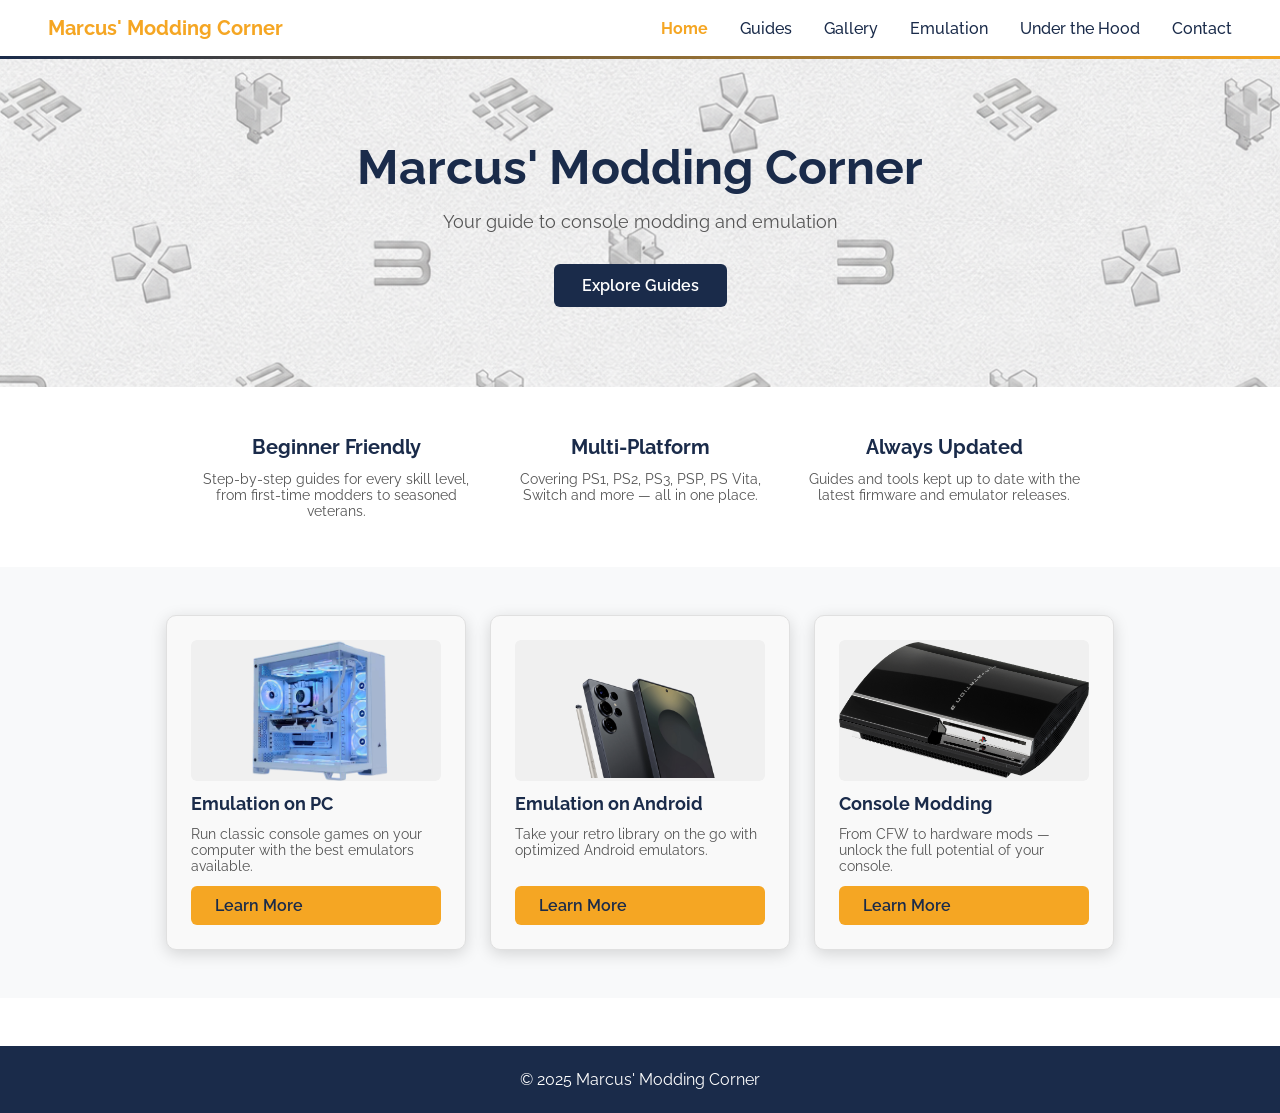
<file: index.html>
<!DOCTYPE html>
<html lang="en">
<head>
    <meta charset="UTF-8">
    <meta name="viewport" content="width=device-width, initial-scale=1.0">
    <title>Marcus' Modding Corner</title>
    <link rel="preconnect" href="https://fonts.googleapis.com">
    <link rel="preconnect" href="https://fonts.gstatic.com" crossorigin>
    <link href="https://fonts.googleapis.com/css2?family=Raleway:ital,wght@0,100..900;1,100..900&display=swap" rel="stylesheet">
    <link rel="stylesheet" href="style.css">
    <script src="JavaScript/burger.js"></script>
</head>
<body>

<header>
<nav>
    <div class="burger" onclick="toggleMenu()">
        <span></span>
        <span></span>
        <span></span>
    </div>
    <a href="index.html" class="logo">Marcus' Modding Corner</a>
    <ul>
        <li><a href="index.html" class="nav-link active">Home</a></li>
        <li><a href="guides.html" class="nav-link">Guides</a></li>
        <li><a href="gallery.html" class="nav-link">Gallery</a></li>
        <li><a href="emulation.html" class="nav-link">Emulation</a></li>
        <li><a href="underthehood.html" class="nav-link">Under the Hood</a></li>
        <li><a href="contact.html" class="nav-link">Contact</a></li>
    </ul>
</nav>
</header>

<main>
<!--Basically Skeleton for everything, All I gotta do is copy and paste it everywhere iirc -->
<!--TODO: Everything -->

<section class="hero">
    <h1>Marcus' Modding Corner</h1>
    <p>Your guide to console modding and emulation</p>
    <a href="guides.html" class="button">Explore Guides</a>
</section>

<section class="features">
    <div class="feature">
        <h3>Beginner Friendly</h3>
        <p>Step-by-step guides for every skill level, from first-time modders to seasoned veterans.</p>
    </div>
    <div class="feature">
        <h3>Multi-Platform</h3>
        <p>Covering PS1, PS2, PS3, PSP, PS Vita, Switch and more — all in one place.</p>
    </div>
    <div class="feature">
        <h3>Always Updated</h3>
        <p>Guides and tools kept up to date with the latest firmware and emulator releases.</p>
    </div>
</section>

<section class="cards section-alt">
    <div class="card">
        <img src="images/pc.png" alt="Emulation on PC">
        <h3>Emulation on PC</h3>
        <p>Run classic console games on your computer with the best emulators available.</p>
        <a href="emulation.html" class="button-gold">Learn More</a>
    </div>
    <div class="card">
        <img src="images/android.png" alt="Emulation on Android">
        <h3>Emulation on Android</h3>
        <p>Take your retro library on the go with optimized Android emulators.</p>
        <a href="emulation.html" class="button-gold">Learn More</a>
    </div>
    <div class="card">
        <img src="images/modding.png" alt="Console Modding">
        <h3>Console Modding</h3>
        <p>From CFW to hardware mods — unlock the full potential of your console.</p>
        <a href="guides.html" class="button-gold">Learn More</a>
    </div>
</section>
</main>

<footer>
    <p>© 2025 Marcus' Modding Corner</p>
</footer>

</body>
</html>
</file>
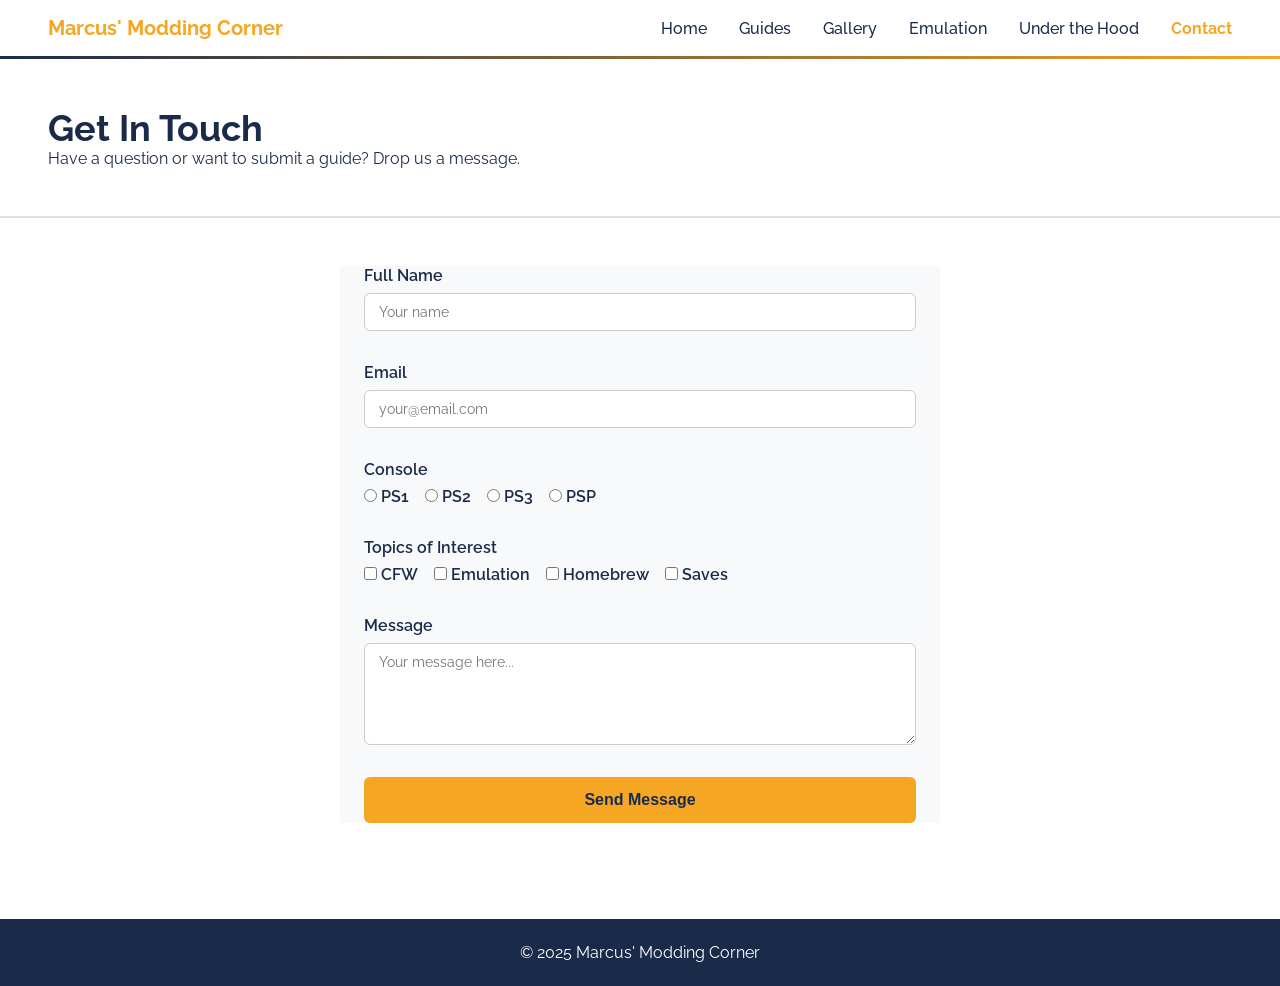
<file: contact.html>
<!DOCTYPE html>
<html lang="en">
<head>
    <meta charset="UTF-8">
    <meta name="viewport" content="width=device-width, initial-scale=1.0">
    <title>Marcus' Modding Corner</title>
    <link rel="preconnect" href="https://fonts.googleapis.com">
    <link rel="preconnect" href="https://fonts.gstatic.com" crossorigin>
    <link href="https://fonts.googleapis.com/css2?family=Raleway:ital,wght@0,100..900;1,100..900&display=swap" rel="stylesheet">
    <link rel="stylesheet" href="style.css">
    <script src="JavaScript/validation.js"></script>
    <script src="JavaScript/burger.js"></script>
</head>
<body>

<header>
<nav>
    <div class="burger" onclick="toggleMenu()">
        <span></span>
        <span></span>
        <span></span>
    </div>
    <a href="index.html" class="logo">Marcus' Modding Corner</a>
    <ul>
        <li><a href="index.html" class="nav-link">Home</a></li>
        <li><a href="guides.html" class="nav-link">Guides</a></li>
        <li><a href="gallery.html" class="nav-link">Gallery</a></li>
        <li><a href="emulation.html" class="nav-link">Emulation</a></li>
        <li><a href="underthehood.html" class="nav-link">Under the Hood</a></li>
        <li><a href="contact.html" class="nav-link active">Contact</a></li>
    </ul>
</nav>
</header>
<main>
<section class="page-header">
    <h1>Get In Touch</h1>
    <p>Have a question or want to submit a guide? Drop us a message.</p>
</section>

<section class="contact-form section-alt">
    <form id="contactForm" onsubmit="return validateForm()">
        <div class="form-group">
            <label for="name">Full Name</label>
            <input type="text" id="name" placeholder="Your name">
            <span class="error" id="nameError"></span>
        </div>
        <div class="form-group">
            <label for="email">Email</label>
            <input type="email" id="email" placeholder="your@email.com">
            <span class="error" id="emailError"></span>
        </div>
        <div class="form-group">
            <label>Console</label>
            <div class="radio-group">
                <label><input type="radio" name="console" value="PS1"> PS1</label>
                <label><input type="radio" name="console" value="PS2"> PS2</label>
                <label><input type="radio" name="console" value="PS3"> PS3</label>
                <label><input type="radio" name="console" value="PSP"> PSP</label>
            </div>
            <span class="error" id="consoleError"></span>
        </div>
        <div class="form-group">
            <label>Topics of Interest</label>
            <div class="checkbox-group">
                <label><input type="checkbox" name="topics" value="CFW"> CFW</label>
                <label><input type="checkbox" name="topics" value="Emulation"> Emulation</label>
                <label><input type="checkbox" name="topics" value="Homebrew"> Homebrew</label>
                <label><input type="checkbox" name="topics" value="Saves"> Saves</label>
            </div>
            <span class="error" id="topicsError"></span>
        </div>
        <div class="form-group">
            <label for="message">Message</label>
            <textarea id="message" rows="5" placeholder="Your message here..."></textarea>
            <span class="error" id="messageError"></span>
        </div>
        <button type="submit" class="button-gold">Send Message</button>
    </form>
</section>
</main>
<footer>
    <p>© 2025 Marcus' Modding Corner</p>
</footer>

</body>
</html>
</file>
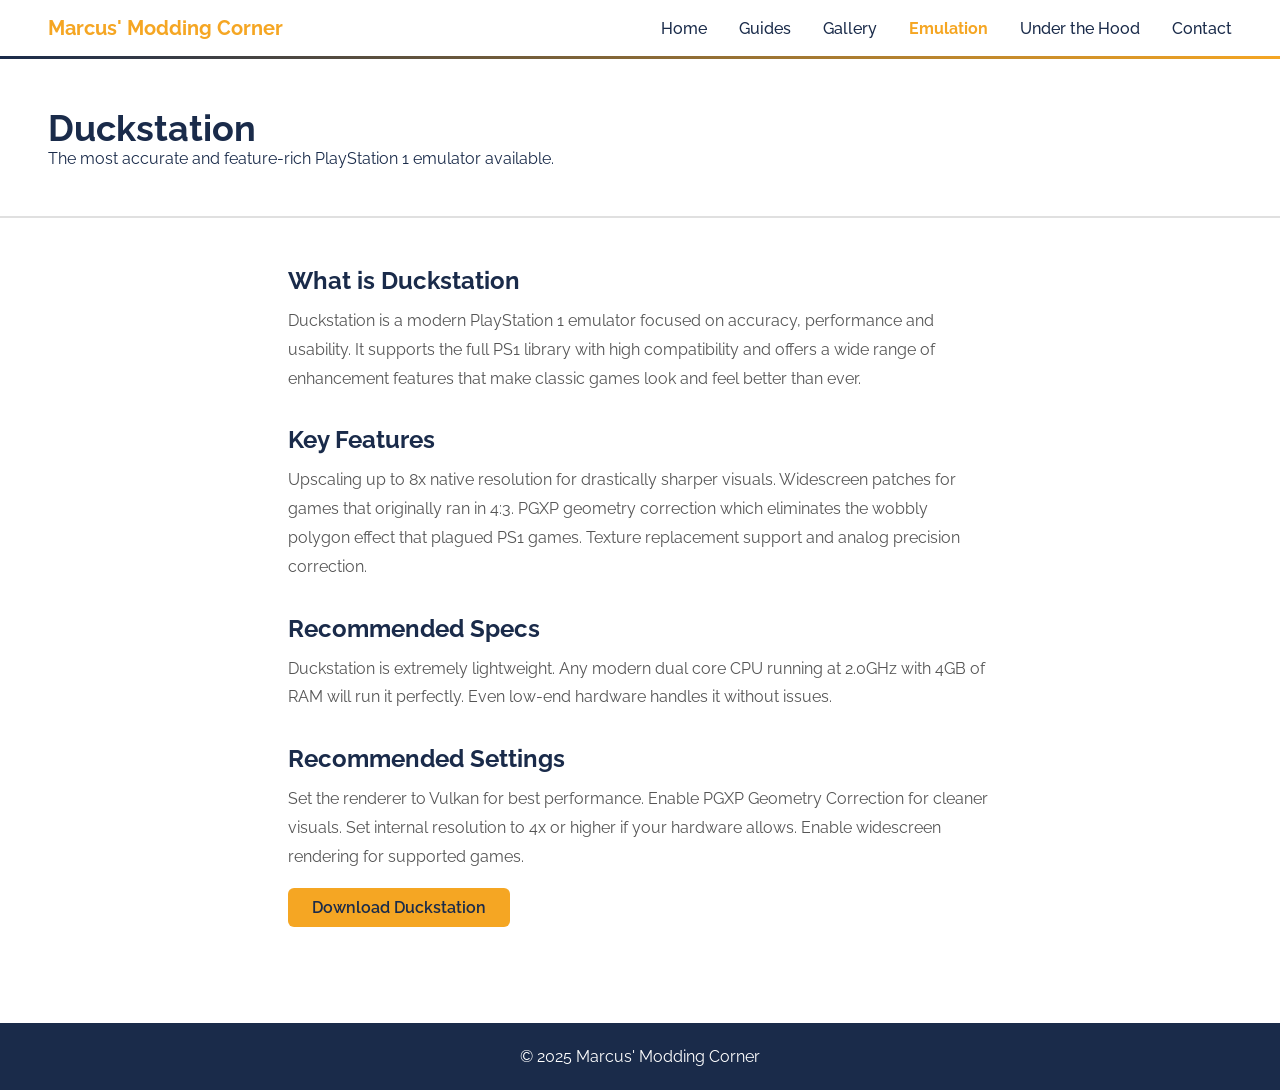
<file: duckstation.html>
<!DOCTYPE html>
<html lang="en">
<head>
    <meta charset="UTF-8">
    <meta name="viewport" content="width=device-width, initial-scale=1.0">
    <title>Marcus' Modding Corner</title>
    <link rel="preconnect" href="https://fonts.googleapis.com">
    <link rel="preconnect" href="https://fonts.gstatic.com" crossorigin>
    <link href="https://fonts.googleapis.com/css2?family=Raleway:ital,wght@0,100..900;1,100..900&display=swap" rel="stylesheet">
    <link rel="stylesheet" href="style.css">
    <script src="JavaScript/burger.js"></script>
</head>
<body>

<header>
<nav>
    <div class="burger" onclick="toggleMenu()">
        <span></span>
        <span></span>
        <span></span>
    </div>
    <a href="index.html" class="logo">Marcus' Modding Corner</a>
    <ul>
        <li><a href="index.html" class="nav-link">Home</a></li>
        <li><a href="guides.html" class="nav-link">Guides</a></li>
        <li><a href="gallery.html" class="nav-link">Gallery</a></li>
        <li><a href="emulation.html" class="nav-link active">Emulation</a></li>
        <li><a href="underthehood.html" class="nav-link">Under the Hood</a></li>
        <li><a href="contact.html" class="nav-link">Contact</a></li>
    </ul>
</nav>
</header>

<main>
<section class="page-header">
    <h1>Duckstation</h1>
    <p>The most accurate and feature-rich PlayStation 1 emulator available.</p>
</section>

<section class="guide-content">
    <h2>What is Duckstation</h2>
    <p>Duckstation is a modern PlayStation 1 emulator focused on accuracy, performance and usability. It supports the full PS1 library with high compatibility and offers a wide range of enhancement features that make classic games look and feel better than ever.</p>

    <h2>Key Features</h2>
    <p>Upscaling up to 8x native resolution for drastically sharper visuals. Widescreen patches for games that originally ran in 4:3. PGXP geometry correction which eliminates the wobbly polygon effect that plagued PS1 games. Texture replacement support and analog precision correction.</p>

    <h2>Recommended Specs</h2>
    <p>Duckstation is extremely lightweight. Any modern dual core CPU running at 2.0GHz with 4GB of RAM will run it perfectly. Even low-end hardware handles it without issues.</p>

    <h2>Recommended Settings</h2>
    <p>Set the renderer to Vulkan for best performance. Enable PGXP Geometry Correction for cleaner visuals. Set internal resolution to 4x or higher if your hardware allows. Enable widescreen rendering for supported games.</p>

    <a href="https://www.duckstation.org/" target="_blank" class="button-gold">Download Duckstation</a>
</section>
</main>

<footer>
    <p>© 2025 Marcus' Modding Corner</p>
</footer>

</body>
</html>
</file>
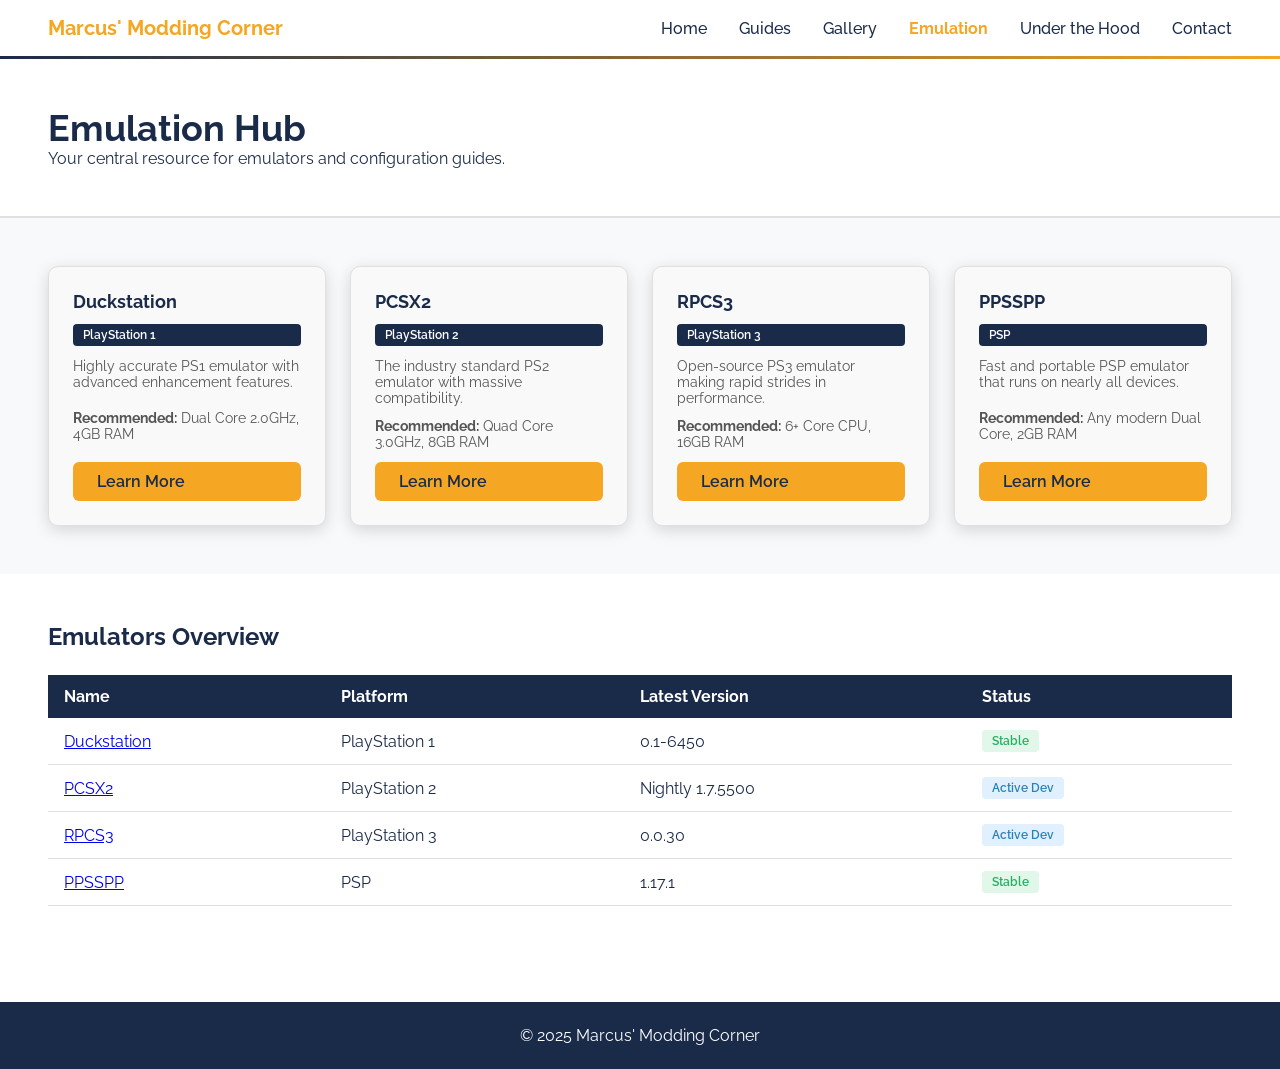
<file: emulation.html>
<!DOCTYPE html>
<html lang="en">
<head>
    <meta charset="UTF-8">
    <meta name="viewport" content="width=device-width, initial-scale=1.0">
    <title>Marcus' Modding Corner</title>
    <link rel="preconnect" href="https://fonts.googleapis.com">
    <link rel="preconnect" href="https://fonts.gstatic.com" crossorigin>
    <link href="https://fonts.googleapis.com/css2?family=Raleway:ital,wght@0,100..900;1,100..900&display=swap" rel="stylesheet">
    <link rel="stylesheet" href="style.css">
    <script src="JavaScript/emulation.js"></script>
    <script src="JavaScript/burger.js"></script>
</head>
<body>

<header>
<nav>
    <div class="burger" onclick="toggleMenu()">
        <span></span>
        <span></span>
        <span></span>
    </div>
    <a href="index.html" class="logo">Marcus' Modding Corner</a>
    <ul>
        <li><a href="index.html" class="nav-link">Home</a></li>
        <li><a href="guides.html" class="nav-link">Guides</a></li>
        <li><a href="gallery.html" class="nav-link">Gallery</a></li>
        <li><a href="emulation.html" class="nav-link active">Emulation</a></li>
        <li><a href="underthehood.html" class="nav-link">Under the Hood</a></li>
        <li><a href="contact.html" class="nav-link">Contact</a></li>
    </ul>
</nav>
</header>
<main>
<section class="page-header">
    <h1>Emulation Hub</h1>
    <p>Your central resource for emulators and configuration guides.</p>
</section>

<section class="cards section-alt">
    <div class="card">
        <h3>Duckstation</h3>
        <span class="tag">PlayStation 1</span>
        <p>Highly accurate PS1 emulator with advanced enhancement features.</p>
        <p><strong>Recommended:</strong> Dual Core 2.0GHz, 4GB RAM</p>
        <a href="duckstation.html" class="button-gold">Learn More</a>
    </div>
    <div class="card">
        <h3>PCSX2</h3>
        <span class="tag">PlayStation 2</span>
        <p>The industry standard PS2 emulator with massive compatibility.</p>
        <p><strong>Recommended:</strong> Quad Core 3.0GHz, 8GB RAM</p>
        <a href="pcsx2.html" class="button-gold">Learn More</a>
    </div>
    <div class="card">
        <h3>RPCS3</h3>
        <span class="tag">PlayStation 3</span>
        <p>Open-source PS3 emulator making rapid strides in performance.</p>
        <p><strong>Recommended:</strong> 6+ Core CPU, 16GB RAM</p>
        <a href="rpcs3.html" class="button-gold">Learn More</a>
    </div>
    <div class="card">
        <h3>PPSSPP</h3>
        <span class="tag">PSP</span>
        <p>Fast and portable PSP emulator that runs on nearly all devices.</p>
        <p><strong>Recommended:</strong> Any modern Dual Core, 2GB RAM</p>
        <a href="ppsspp.html" class="button-gold">Learn More</a>
    </div>
</section>

<section class="emulation-table">
    <h2>Emulators Overview</h2>
    <table id="emulator-table">
        <thead>
        <tr>
            <th>Name</th>
            <th>Platform</th>
            <th>Latest Version</th>
            <th>Status</th>
        </tr>
        </thead>
        <tbody>
        <!-- Loaded from data.json via AJAX! I cannot forget this TODO: data.json -->
        </tbody>
    </table>
</section>
</main>


<footer>
    <p>© 2025 Marcus' Modding Corner</p>
</footer>

</body>
</html>
</file>
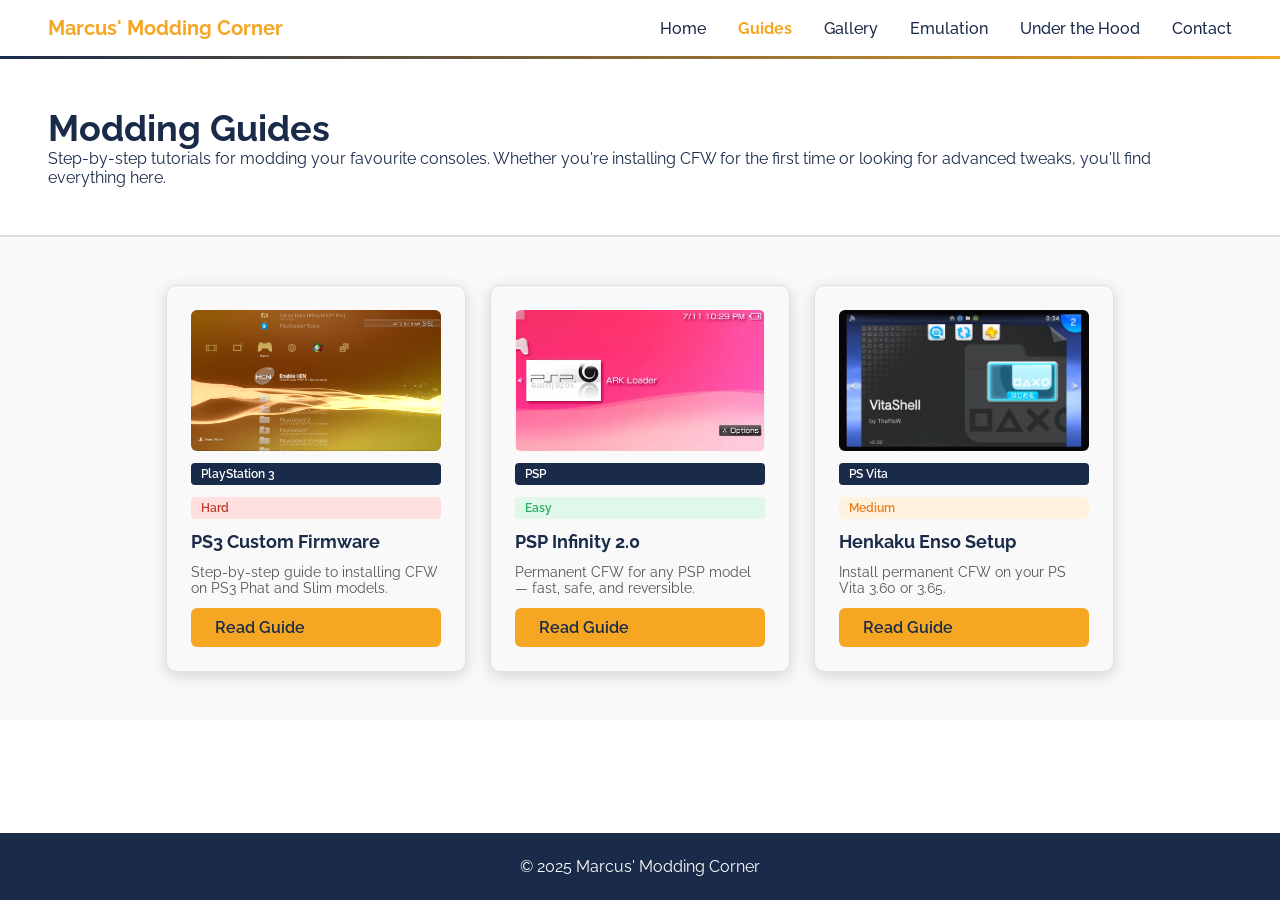
<file: guides.html>
<!DOCTYPE html>
<html lang="en">
<head>
    <meta charset="UTF-8">
    <meta name="viewport" content="width=device-width, initial-scale=1.0">
    <title>Marcus' Modding Corner</title>
    <link rel="preconnect" href="https://fonts.googleapis.com">
    <link rel="preconnect" href="https://fonts.gstatic.com" crossorigin>
    <link href="https://fonts.googleapis.com/css2?family=Raleway:ital,wght@0,100..900;1,100..900&display=swap" rel="stylesheet">
    <link rel="stylesheet" href="style.css">
    <script src="JavaScript/burger.js"></script>
</head>
<body>

<header>
<nav>
    <div class="burger" onclick="toggleMenu()">
        <span></span>
        <span></span>
        <span></span>
    </div>
    <a href="index.html" class="logo">Marcus' Modding Corner</a>
    <ul>
        <li><a href="index.html" class="nav-link">Home</a></li>
        <li><a href="guides.html" class="nav-link active">Guides</a></li>
        <li><a href="gallery.html" class="nav-link">Gallery</a></li>
        <li><a href="emulation.html" class="nav-link">Emulation</a></li>
        <li><a href="underthehood.html" class="nav-link">Under the Hood</a></li>
        <li><a href="contact.html" class="nav-link">Contact</a></li>
    </ul>
</nav>
</header>

<main>
<section class="page-header">
    <h1>Modding Guides</h1>
    <p>Step-by-step tutorials for modding your favourite consoles. Whether you're installing CFW for the first time or looking for advanced tweaks, you'll find everything here.</p>
</section>

<section class="cards section-alt">
    <div class="card">
        <img src="images/ps3.png" alt="PS3">
        <span class="tag">PlayStation 3</span>
        <span class="badge hard">Hard</span>
        <h3>PS3 Custom Firmware</h3>
        <p>Step-by-step guide to installing CFW on PS3 Phat and Slim models.</p>
        <a href="ps3cfw.html" class="button-gold">Read Guide</a>
    </div>
    <div class="card">
        <img src="images/psp.jpg" alt="PSP">
        <span class="tag">PSP</span>
        <span class="badge easy">Easy</span>
        <h3>PSP Infinity 2.0</h3>
        <p>Permanent CFW for any PSP model — fast, safe, and reversible.</p>
        <a href="pspinfinity.html" class="button-gold">Read Guide</a>
    </div>
    <div class="card">
        <img src="images/vita.jpg" alt="PS Vita">
        <span class="tag">PS Vita</span>
        <span class="badge medium">Medium</span>
        <h3>Henkaku Enso Setup</h3>
        <p>Install permanent CFW on your PS Vita 3.60 or 3.65.</p>
        <a href="henkaku.html" class="button-gold">Read Guide</a>
    </div>
</section>
</main>

<footer>
    <p>© 2025 Marcus' Modding Corner</p>
</footer>

</body>
</html>
</file>
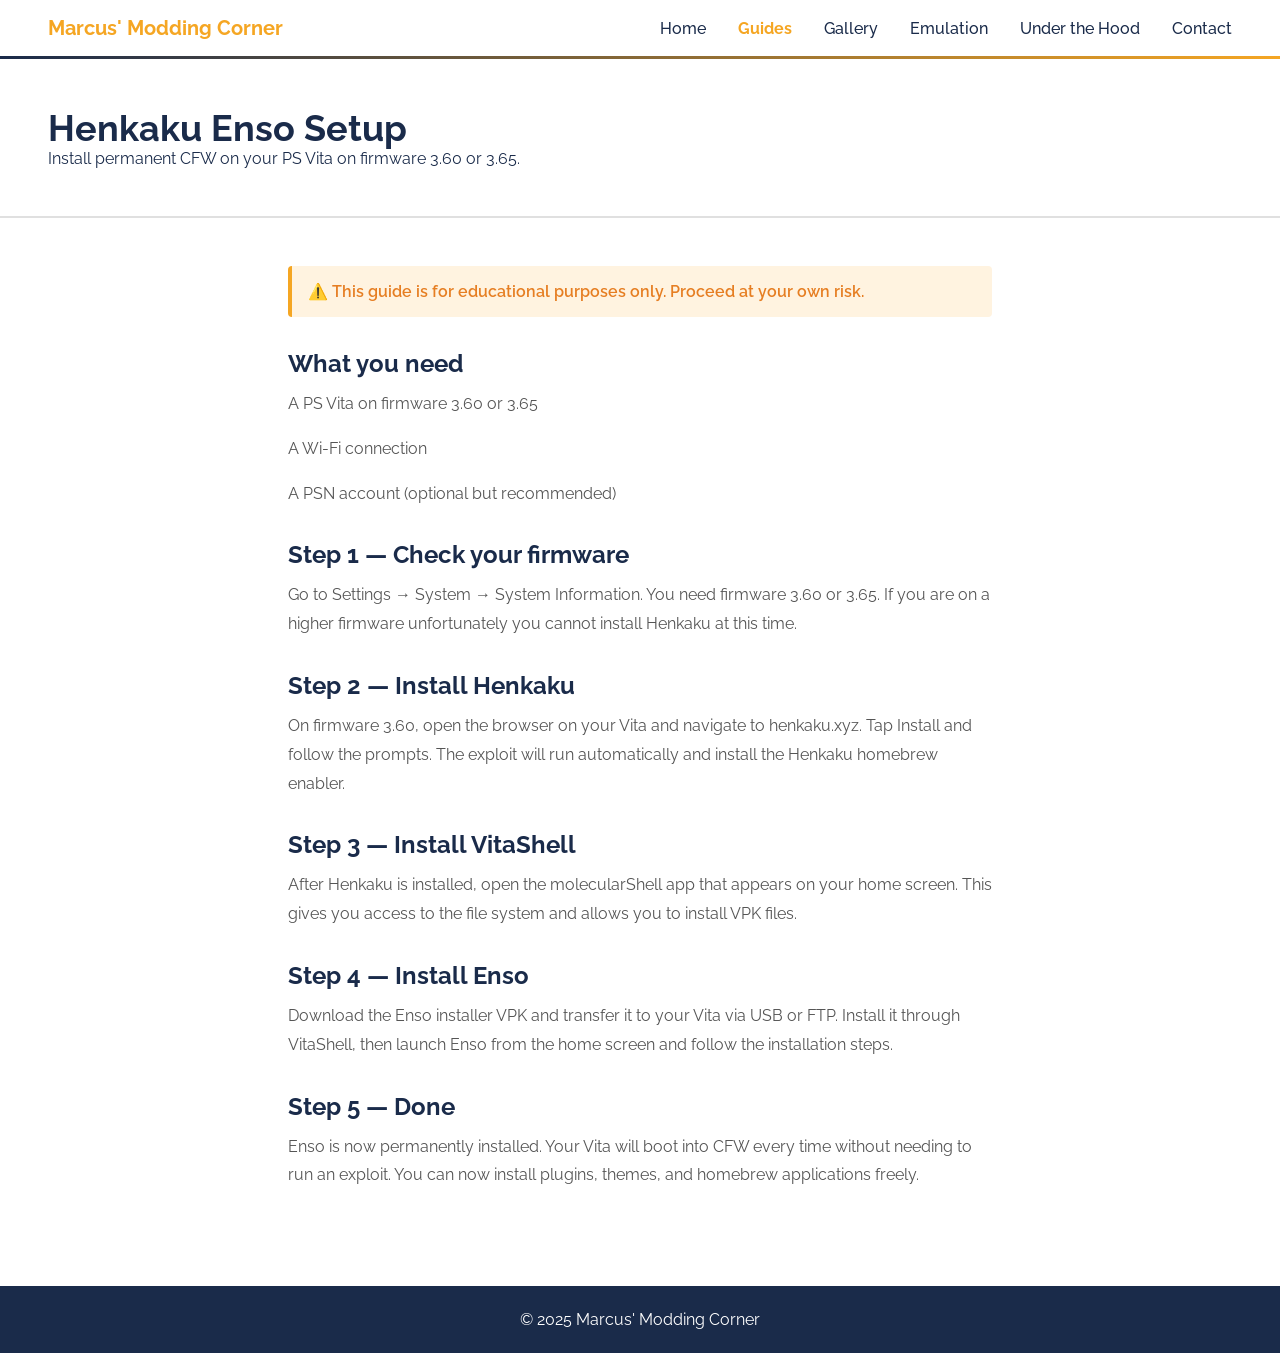
<file: henkaku.html>
<!DOCTYPE html>
<html lang="en">
<head>
    <meta charset="UTF-8">
    <meta name="viewport" content="width=device-width, initial-scale=1.0">
    <title>Marcus' Modding Corner</title>
    <link rel="preconnect" href="https://fonts.googleapis.com">
    <link rel="preconnect" href="https://fonts.gstatic.com" crossorigin>
    <link href="https://fonts.googleapis.com/css2?family=Raleway:ital,wght@0,100..900;1,100..900&display=swap" rel="stylesheet">
    <link rel="stylesheet" href="style.css">
    <script src="JavaScript/burger.js"></script>
</head>
<body>

<header>
<nav>
    <div class="burger" onclick="toggleMenu()">
        <span></span>
        <span></span>
        <span></span>
    </div>
    <a href="index.html" class="logo">Marcus' Modding Corner</a>
    <ul>
        <li><a href="index.html" class="nav-link">Home</a></li>
        <li><a href="guides.html" class="nav-link active">Guides</a></li>
        <li><a href="gallery.html" class="nav-link">Gallery</a></li>
        <li><a href="emulation.html" class="nav-link">Emulation</a></li>
        <li><a href="underthehood.html" class="nav-link">Under the Hood</a></li>
        <li><a href="contact.html" class="nav-link">Contact</a></li>
    </ul>
</nav>
</header>

<main>
<section class="page-header">
    <h1>Henkaku Enso Setup</h1>
    <p>Install permanent CFW on your PS Vita on firmware 3.60 or 3.65.</p>
</section>

<section class="guide-content">
    <div class="guide-warning">
        ⚠️ This guide is for educational purposes only. Proceed at your own risk.
    </div>

    <h2>What you need</h2>
    <p>A PS Vita on firmware 3.60 or 3.65</p>
    <p>A Wi-Fi connection</p>
    <p>A PSN account (optional but recommended)</p>

    <h2>Step 1 — Check your firmware</h2>
    <p>Go to Settings → System → System Information. You need firmware 3.60 or 3.65. If you are on a higher firmware unfortunately you cannot install Henkaku at this time.</p>

    <h2>Step 2 — Install Henkaku</h2>
    <p>On firmware 3.60, open the browser on your Vita and navigate to henkaku.xyz. Tap Install and follow the prompts. The exploit will run automatically and install the Henkaku homebrew enabler.</p>

    <h2>Step 3 — Install VitaShell</h2>
    <p>After Henkaku is installed, open the molecularShell app that appears on your home screen. This gives you access to the file system and allows you to install VPK files.</p>

    <h2>Step 4 — Install Enso</h2>
    <p>Download the Enso installer VPK and transfer it to your Vita via USB or FTP. Install it through VitaShell, then launch Enso from the home screen and follow the installation steps.</p>

    <h2>Step 5 — Done</h2>
    <p>Enso is now permanently installed. Your Vita will boot into CFW every time without needing to run an exploit. You can now install plugins, themes, and homebrew applications freely.</p>
</section>
</main>

<footer>
    <p>© 2025 Marcus' Modding Corner</p>
</footer>

</body>
</html>
</file>
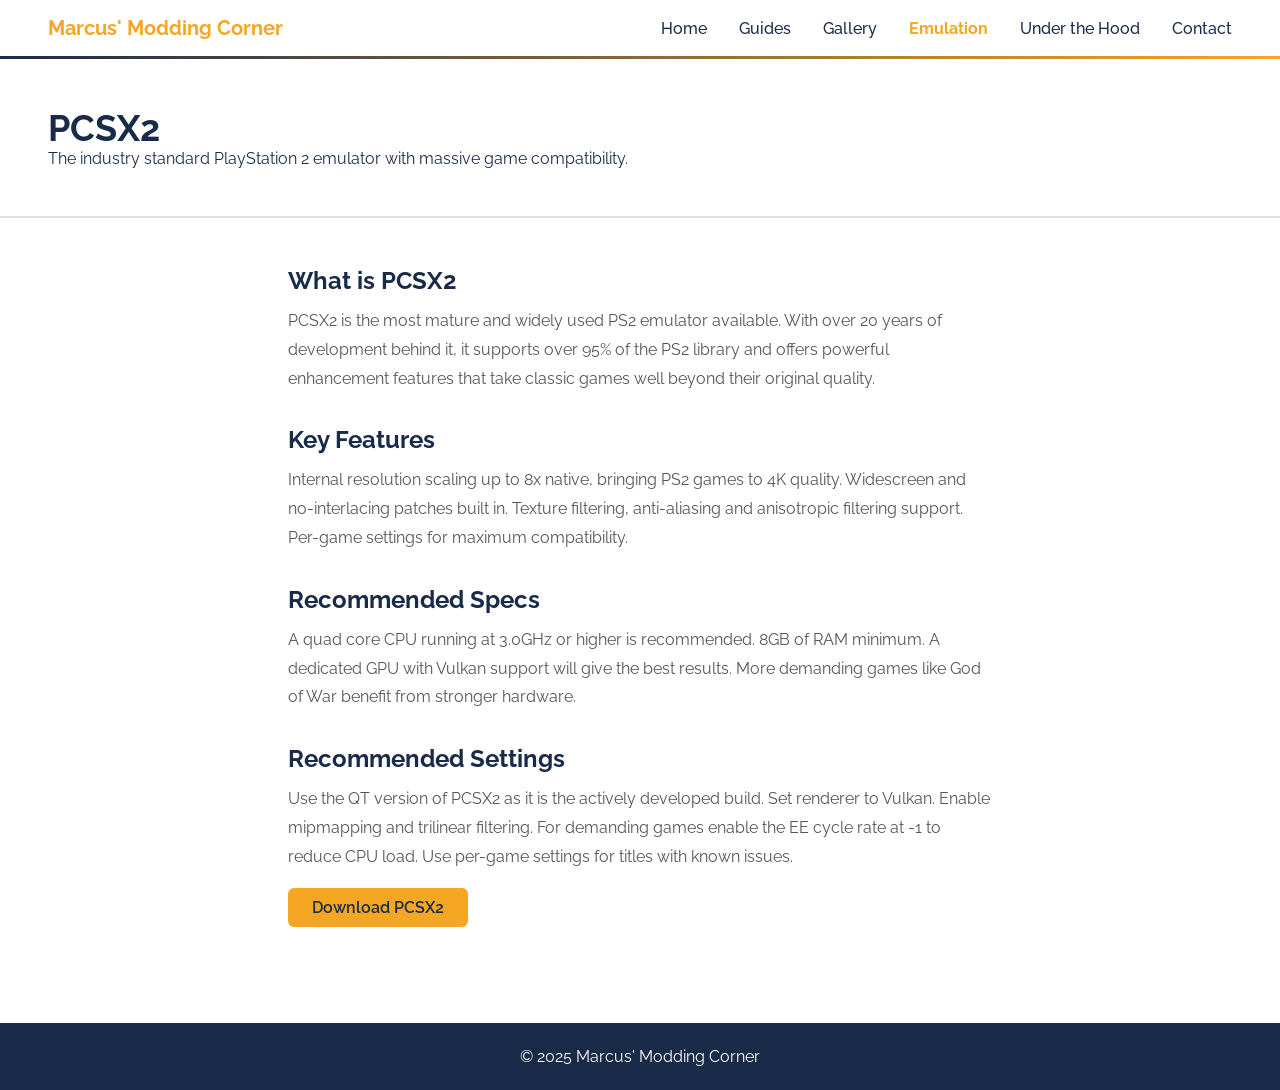
<file: pcsx2.html>
<!DOCTYPE html>
<html lang="en">
<head>
    <meta charset="UTF-8">
    <meta name="viewport" content="width=device-width, initial-scale=1.0">
    <title>Marcus' Modding Corner</title>
    <link rel="preconnect" href="https://fonts.googleapis.com">
    <link rel="preconnect" href="https://fonts.gstatic.com" crossorigin>
    <link href="https://fonts.googleapis.com/css2?family=Raleway:ital,wght@0,100..900;1,100..900&display=swap" rel="stylesheet">
    <link rel="stylesheet" href="style.css">
    <script src="JavaScript/burger.js"></script>
</head>
<body>

<header>
<nav>
    <div class="burger" onclick="toggleMenu()">
        <span></span>
        <span></span>
        <span></span>
    </div>
    <a href="index.html" class="logo">Marcus' Modding Corner</a>
    <ul>
        <li><a href="index.html" class="nav-link">Home</a></li>
        <li><a href="guides.html" class="nav-link">Guides</a></li>
        <li><a href="gallery.html" class="nav-link">Gallery</a></li>
        <li><a href="emulation.html" class="nav-link active">Emulation</a></li>
        <li><a href="underthehood.html" class="nav-link">Under the Hood</a></li>
        <li><a href="contact.html" class="nav-link">Contact</a></li>
    </ul>
</nav>
</header>

<main>
<section class="page-header">
    <h1>PCSX2</h1>
    <p>The industry standard PlayStation 2 emulator with massive game compatibility.</p>
</section>

<section class="guide-content">
    <h2>What is PCSX2</h2>
    <p>PCSX2 is the most mature and widely used PS2 emulator available. With over 20 years of development behind it, it supports over 95% of the PS2 library and offers powerful enhancement features that take classic games well beyond their original quality.</p>

    <h2>Key Features</h2>
    <p>Internal resolution scaling up to 8x native, bringing PS2 games to 4K quality. Widescreen and no-interlacing patches built in. Texture filtering, anti-aliasing and anisotropic filtering support. Per-game settings for maximum compatibility.</p>

    <h2>Recommended Specs</h2>
    <p>A quad core CPU running at 3.0GHz or higher is recommended. 8GB of RAM minimum. A dedicated GPU with Vulkan support will give the best results. More demanding games like God of War benefit from stronger hardware.</p>

    <h2>Recommended Settings</h2>
    <p>Use the QT version of PCSX2 as it is the actively developed build. Set renderer to Vulkan. Enable mipmapping and trilinear filtering. For demanding games enable the EE cycle rate at -1 to reduce CPU load. Use per-game settings for titles with known issues.</p>

    <a href="https://pcsx2.net/" target="_blank" class="button-gold">Download PCSX2</a>
</section>
</main>

<footer>
    <p>© 2025 Marcus' Modding Corner</p>
</footer>

</body>
</html>
</file>
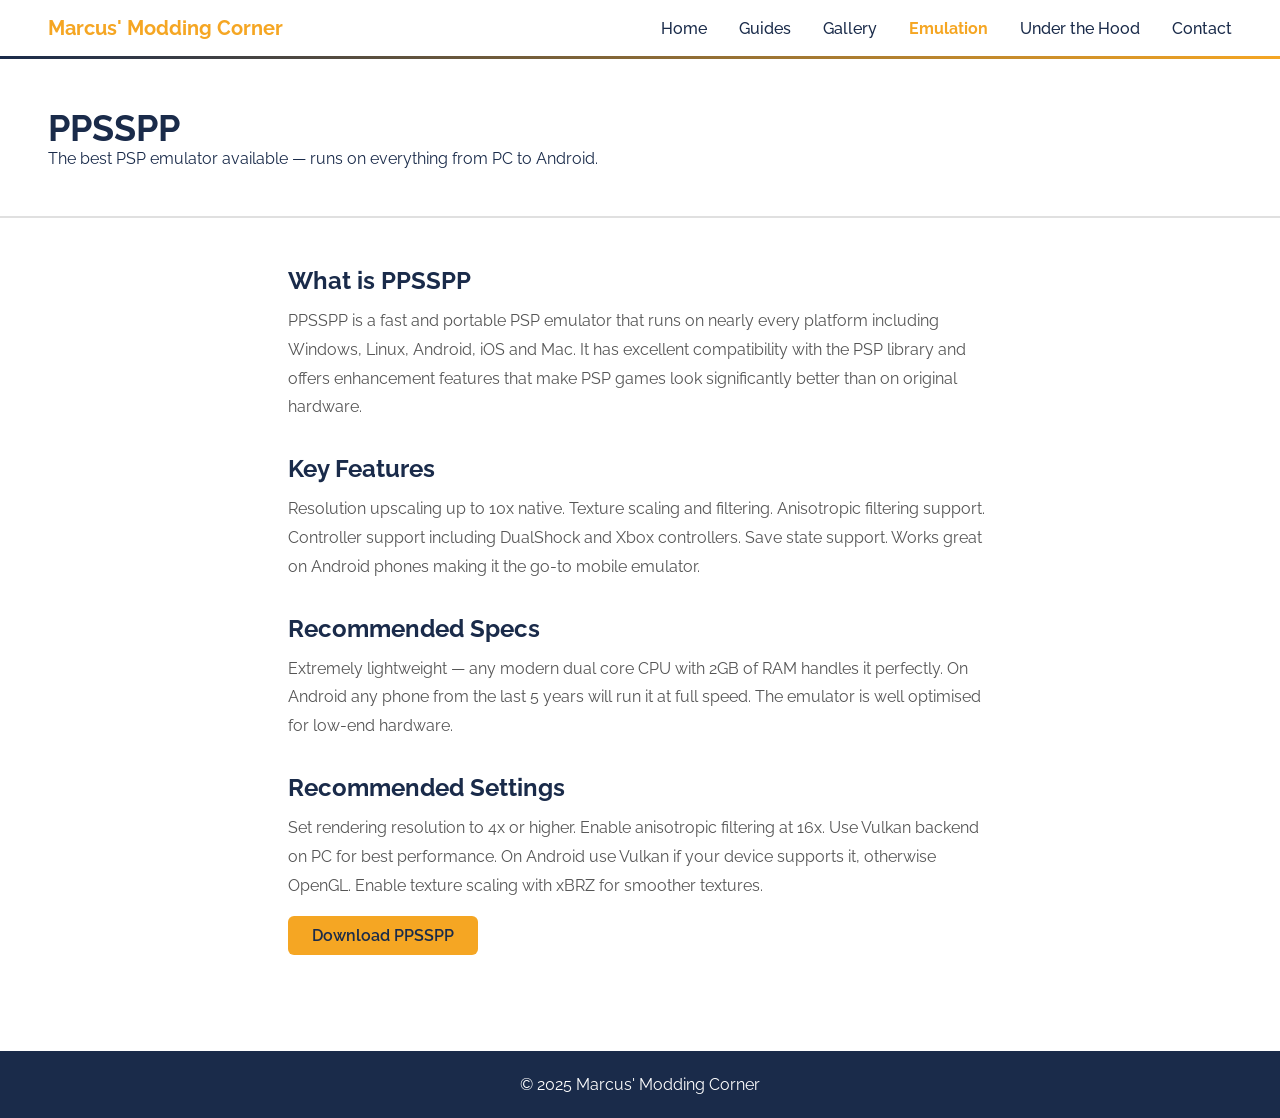
<file: ppsspp.html>
<!DOCTYPE html>
<html lang="en">
<head>
    <meta charset="UTF-8">
    <meta name="viewport" content="width=device-width, initial-scale=1.0">
    <title>Marcus' Modding Corner</title>
    <link rel="preconnect" href="https://fonts.googleapis.com">
    <link rel="preconnect" href="https://fonts.gstatic.com" crossorigin>
    <link href="https://fonts.googleapis.com/css2?family=Raleway:ital,wght@0,100..900;1,100..900&display=swap" rel="stylesheet">
    <link rel="stylesheet" href="style.css">
    <script src="JavaScript/burger.js"></script>
</head>
<body>

<header>
<nav>
    <div class="burger" onclick="toggleMenu()">
        <span></span>
        <span></span>
        <span></span>
    </div>
    <a href="index.html" class="logo">Marcus' Modding Corner</a>
    <ul>
        <li><a href="index.html" class="nav-link">Home</a></li>
        <li><a href="guides.html" class="nav-link">Guides</a></li>
        <li><a href="gallery.html" class="nav-link">Gallery</a></li>
        <li><a href="emulation.html" class="nav-link active">Emulation</a></li>
        <li><a href="underthehood.html" class="nav-link">Under the Hood</a></li>
        <li><a href="contact.html" class="nav-link">Contact</a></li>
    </ul>
</nav>
</header>

<main>
<section class="page-header">
    <h1>PPSSPP</h1>
    <p>The best PSP emulator available — runs on everything from PC to Android.</p>
</section>

<section class="guide-content">
    <h2>What is PPSSPP</h2>
    <p>PPSSPP is a fast and portable PSP emulator that runs on nearly every platform including Windows, Linux, Android, iOS and Mac. It has excellent compatibility with the PSP library and offers enhancement features that make PSP games look significantly better than on original hardware.</p>

    <h2>Key Features</h2>
    <p>Resolution upscaling up to 10x native. Texture scaling and filtering. Anisotropic filtering support. Controller support including DualShock and Xbox controllers. Save state support. Works great on Android phones making it the go-to mobile emulator.</p>

    <h2>Recommended Specs</h2>
    <p>Extremely lightweight — any modern dual core CPU with 2GB of RAM handles it perfectly. On Android any phone from the last 5 years will run it at full speed. The emulator is well optimised for low-end hardware.</p>

    <h2>Recommended Settings</h2>
    <p>Set rendering resolution to 4x or higher. Enable anisotropic filtering at 16x. Use Vulkan backend on PC for best performance. On Android use Vulkan if your device supports it, otherwise OpenGL. Enable texture scaling with xBRZ for smoother textures.</p>

    <a href="https://www.ppsspp.org/" target="_blank" class="button-gold">Download PPSSPP</a>
</section>
</main>

<footer>
    <p>© 2025 Marcus' Modding Corner</p>
</footer>

</body>
</html>
</file>
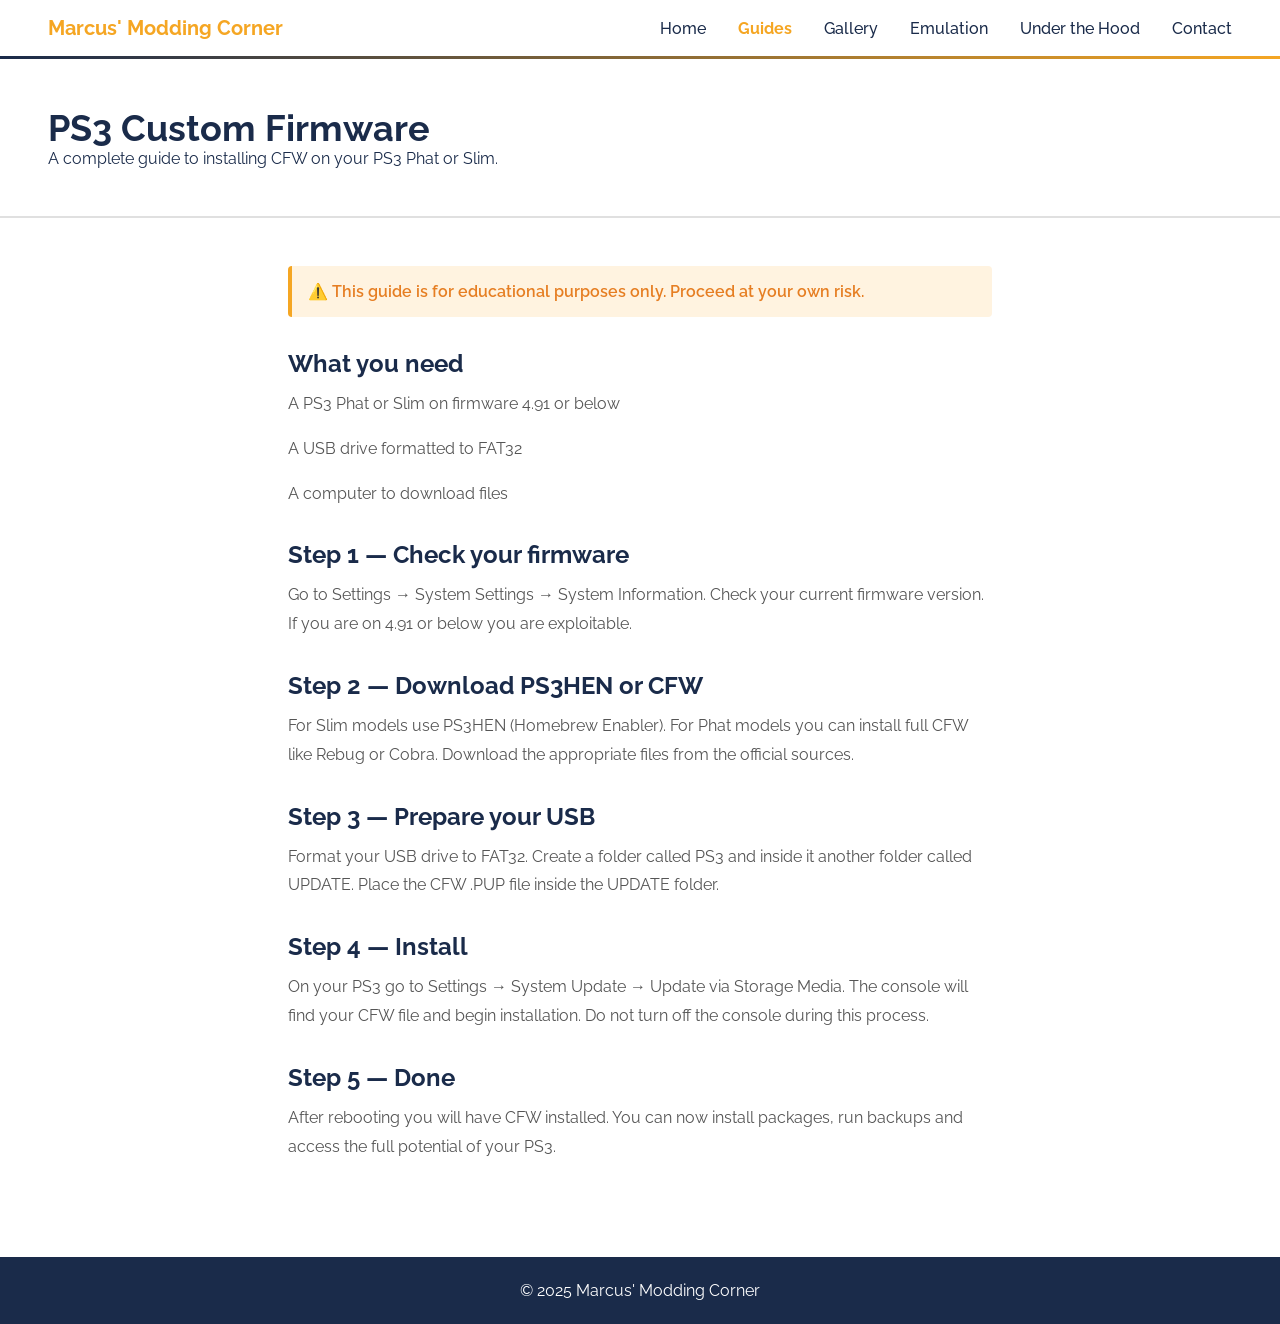
<file: ps3cfw.html>
<!DOCTYPE html>
<html lang="en">
<head>
    <meta charset="UTF-8">
    <meta name="viewport" content="width=device-width, initial-scale=1.0">
    <title>Marcus' Modding Corner</title>
    <link rel="preconnect" href="https://fonts.googleapis.com">
    <link rel="preconnect" href="https://fonts.gstatic.com" crossorigin>
    <link href="https://fonts.googleapis.com/css2?family=Raleway:ital,wght@0,100..900;1,100..900&display=swap" rel="stylesheet">
    <link rel="stylesheet" href="style.css">
    <script src="JavaScript/burger.js"></script>
</head>
<body>

<header>
<nav>
    <div class="burger" onclick="toggleMenu()">
        <span></span>
        <span></span>
        <span></span>
    </div>
    <a href="index.html" class="logo">Marcus' Modding Corner</a>
    <ul>
        <li><a href="index.html" class="nav-link">Home</a></li>
        <li><a href="guides.html" class="nav-link active">Guides</a></li>
        <li><a href="gallery.html" class="nav-link">Gallery</a></li>
        <li><a href="emulation.html" class="nav-link">Emulation</a></li>
        <li><a href="underthehood.html" class="nav-link">Under the Hood</a></li>
        <li><a href="contact.html" class="nav-link">Contact</a></li>
    </ul>
</nav>
</header>

<main>
<section class="page-header">
    <h1>PS3 Custom Firmware</h1>
    <p>A complete guide to installing CFW on your PS3 Phat or Slim.</p>
</section>

<section class="guide-content">
    <div class="guide-warning">
        ⚠️ This guide is for educational purposes only. Proceed at your own risk.
    </div>

    <h2>What you need</h2>
    <p>A PS3 Phat or Slim on firmware 4.91 or below</p>
    <p>A USB drive formatted to FAT32</p>
    <p>A computer to download files</p>

    <h2>Step 1 — Check your firmware</h2>
    <p>Go to Settings → System Settings → System Information. Check your current firmware version. If you are on 4.91 or below you are exploitable.</p>

    <h2>Step 2 — Download PS3HEN or CFW</h2>
    <p>For Slim models use PS3HEN (Homebrew Enabler). For Phat models you can install full CFW like Rebug or Cobra. Download the appropriate files from the official sources.</p>

    <h2>Step 3 — Prepare your USB</h2>
    <p>Format your USB drive to FAT32. Create a folder called PS3 and inside it another folder called UPDATE. Place the CFW .PUP file inside the UPDATE folder.</p>

    <h2>Step 4 — Install</h2>
    <p>On your PS3 go to Settings → System Update → Update via Storage Media. The console will find your CFW file and begin installation. Do not turn off the console during this process.</p>

    <h2>Step 5 — Done</h2>
    <p>After rebooting you will have CFW installed. You can now install packages, run backups and access the full potential of your PS3.</p>
</section>
</main>

<footer>
    <p>© 2025 Marcus' Modding Corner</p>
</footer>

</body>
</html>
</file>
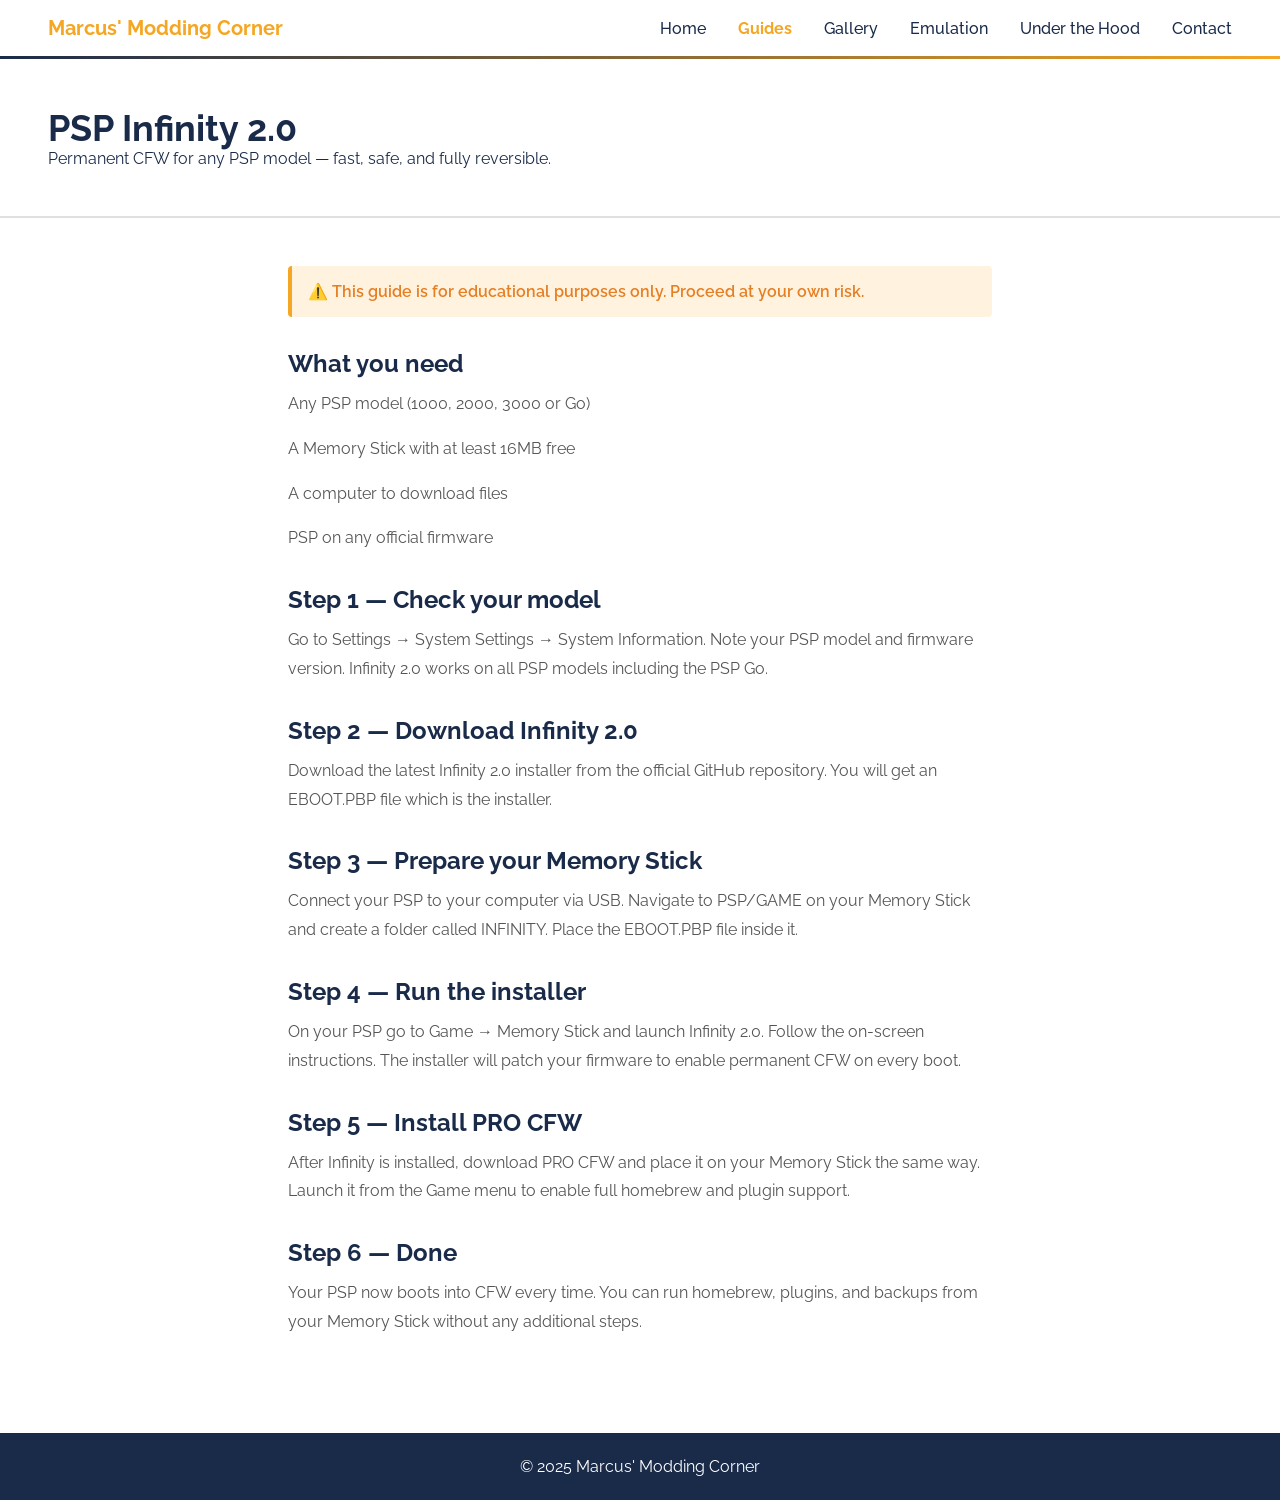
<file: pspinfinity.html>
<!DOCTYPE html>
<html lang="en">
<head>
    <meta charset="UTF-8">
    <meta name="viewport" content="width=device-width, initial-scale=1.0">
    <title>Marcus' Modding Corner</title>
    <link rel="preconnect" href="https://fonts.googleapis.com">
    <link rel="preconnect" href="https://fonts.gstatic.com" crossorigin>
    <link href="https://fonts.googleapis.com/css2?family=Raleway:ital,wght@0,100..900;1,100..900&display=swap" rel="stylesheet">
    <link rel="stylesheet" href="style.css">
    <script src="JavaScript/burger.js"></script>
</head>
<body>

<header>
<nav>
    <div class="burger" onclick="toggleMenu()">
        <span></span>
        <span></span>
        <span></span>
    </div>
    <a href="index.html" class="logo">Marcus' Modding Corner</a>
    <ul>
        <li><a href="index.html" class="nav-link">Home</a></li>
        <li><a href="guides.html" class="nav-link active">Guides</a></li>
        <li><a href="gallery.html" class="nav-link">Gallery</a></li>
        <li><a href="emulation.html" class="nav-link">Emulation</a></li>
        <li><a href="underthehood.html" class="nav-link">Under the Hood</a></li>
        <li><a href="contact.html" class="nav-link">Contact</a></li>
    </ul>
</nav>
</header>

<main>
<section class="page-header">
    <h1>PSP Infinity 2.0</h1>
    <p>Permanent CFW for any PSP model — fast, safe, and fully reversible.</p>
</section>

<section class="guide-content">
    <div class="guide-warning">
        ⚠️ This guide is for educational purposes only. Proceed at your own risk.
    </div>

    <h2>What you need</h2>
    <p>Any PSP model (1000, 2000, 3000 or Go)</p>
    <p>A Memory Stick with at least 16MB free</p>
    <p>A computer to download files</p>
    <p>PSP on any official firmware</p>

    <h2>Step 1 — Check your model</h2>
    <p>Go to Settings → System Settings → System Information. Note your PSP model and firmware version. Infinity 2.0 works on all PSP models including the PSP Go.</p>

    <h2>Step 2 — Download Infinity 2.0</h2>
    <p>Download the latest Infinity 2.0 installer from the official GitHub repository. You will get an EBOOT.PBP file which is the installer.</p>

    <h2>Step 3 — Prepare your Memory Stick</h2>
    <p>Connect your PSP to your computer via USB. Navigate to PSP/GAME on your Memory Stick and create a folder called INFINITY. Place the EBOOT.PBP file inside it.</p>

    <h2>Step 4 — Run the installer</h2>
    <p>On your PSP go to Game → Memory Stick and launch Infinity 2.0. Follow the on-screen instructions. The installer will patch your firmware to enable permanent CFW on every boot.</p>

    <h2>Step 5 — Install PRO CFW</h2>
    <p>After Infinity is installed, download PRO CFW and place it on your Memory Stick the same way. Launch it from the Game menu to enable full homebrew and plugin support.</p>

    <h2>Step 6 — Done</h2>
    <p>Your PSP now boots into CFW every time. You can run homebrew, plugins, and backups from your Memory Stick without any additional steps.</p>
</section>
</main>

<footer>
    <p>© 2025 Marcus' Modding Corner</p>
</footer>

</body>
</html>
</file>
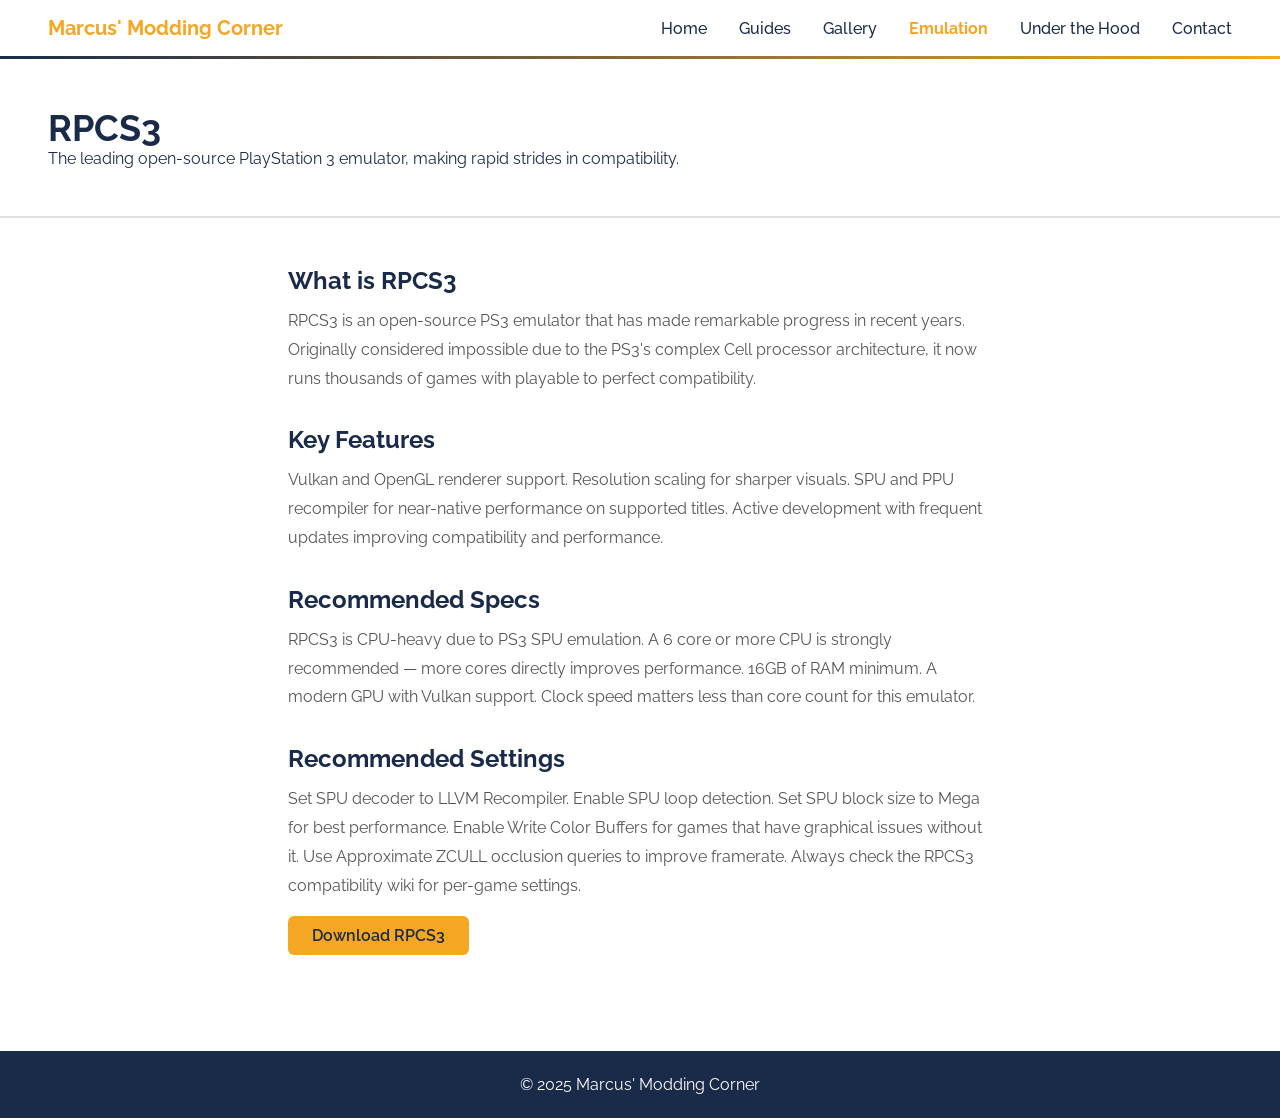
<file: rpcs3.html>
<!DOCTYPE html>
<html lang="en">
<head>
    <meta charset="UTF-8">
    <meta name="viewport" content="width=device-width, initial-scale=1.0">
    <title>Marcus' Modding Corner</title>
    <link rel="preconnect" href="https://fonts.googleapis.com">
    <link rel="preconnect" href="https://fonts.gstatic.com" crossorigin>
    <link href="https://fonts.googleapis.com/css2?family=Raleway:ital,wght@0,100..900;1,100..900&display=swap" rel="stylesheet">
    <link rel="stylesheet" href="style.css">
    <script src="JavaScript/burger.js"></script>
</head>
<body>

<header>
<nav>
    <div class="burger" onclick="toggleMenu()">
        <span></span>
        <span></span>
        <span></span>
    </div>
    <a href="index.html" class="logo">Marcus' Modding Corner</a>
    <ul>
        <li><a href="index.html" class="nav-link">Home</a></li>
        <li><a href="guides.html" class="nav-link">Guides</a></li>
        <li><a href="gallery.html" class="nav-link">Gallery</a></li>
        <li><a href="emulation.html" class="nav-link active">Emulation</a></li>
        <li><a href="underthehood.html" class="nav-link">Under the Hood</a></li>
        <li><a href="contact.html" class="nav-link">Contact</a></li>
    </ul>
</nav>
</header>

<main>
<section class="page-header">
    <h1>RPCS3</h1>
    <p>The leading open-source PlayStation 3 emulator, making rapid strides in compatibility.</p>
</section>

<section class="guide-content">
    <h2>What is RPCS3</h2>
    <p>RPCS3 is an open-source PS3 emulator that has made remarkable progress in recent years. Originally considered impossible due to the PS3's complex Cell processor architecture, it now runs thousands of games with playable to perfect compatibility.</p>

    <h2>Key Features</h2>
    <p>Vulkan and OpenGL renderer support. Resolution scaling for sharper visuals. SPU and PPU recompiler for near-native performance on supported titles. Active development with frequent updates improving compatibility and performance.</p>

    <h2>Recommended Specs</h2>
    <p>RPCS3 is CPU-heavy due to PS3 SPU emulation. A 6 core or more CPU is strongly recommended — more cores directly improves performance. 16GB of RAM minimum. A modern GPU with Vulkan support. Clock speed matters less than core count for this emulator.</p>

    <h2>Recommended Settings</h2>
    <p>Set SPU decoder to LLVM Recompiler. Enable SPU loop detection. Set SPU block size to Mega for best performance. Enable Write Color Buffers for games that have graphical issues without it. Use Approximate ZCULL occlusion queries to improve framerate. Always check the RPCS3 compatibility wiki for per-game settings.</p>

    <a href="https://rpcs3.net/" target="_blank" class="button-gold">Download RPCS3</a>
</section>
</main>

<footer>
    <p>© 2025 Marcus' Modding Corner</p>
</footer>

</body>
</html>
</file>
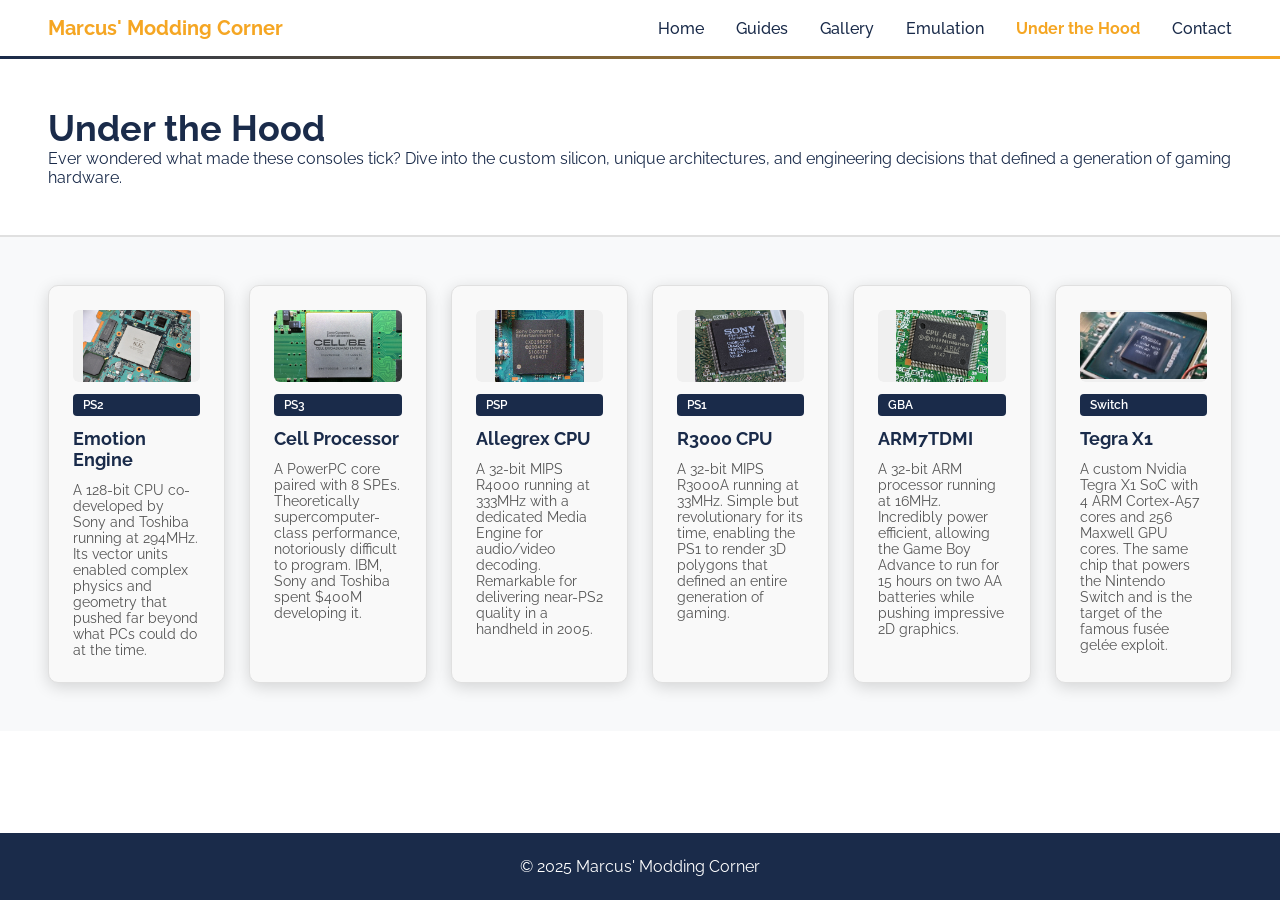
<file: underthehood.html>
<!DOCTYPE html>
<html lang="en">
<head>
    <meta charset="UTF-8">
    <meta name="viewport" content="width=device-width, initial-scale=1.0">
    <title>Marcus' Modding Corner</title>
    <link rel="preconnect" href="https://fonts.googleapis.com">
    <link rel="preconnect" href="https://fonts.gstatic.com" crossorigin>
    <link href="https://fonts.googleapis.com/css2?family=Raleway:ital,wght@0,100..900;1,100..900&display=swap" rel="stylesheet">
    <link rel="stylesheet" href="style.css">
    <script src="JavaScript/burger.js"></script>
</head>
<body>

<header>
<nav>
    <div class="burger" onclick="toggleMenu()">
        <span></span>
        <span></span>
        <span></span>
    </div>
    <a href="index.html" class="logo">Marcus' Modding Corner</a>
    <ul>
        <li><a href="index.html" class="nav-link">Home</a></li>
        <li><a href="guides.html" class="nav-link">Guides</a></li>
        <li><a href="gallery.html" class="nav-link">Gallery</a></li>
        <li><a href="emulation.html" class="nav-link">Emulation</a></li>
        <li><a href="underthehood.html" class="nav-link active">Under the Hood</a></li>
        <li><a href="contact.html" class="nav-link">Contact</a></li>
    </ul>
</nav>
</header>

<main>
<section class="page-header">
    <h1>Under the Hood</h1>
    <p>Ever wondered what made these consoles tick? Dive into the custom silicon, unique architectures, and engineering decisions that defined a generation of gaming hardware.</p>
</section>

<section class="cards section-alt">
    <div class="card">
        <img src="images/emotionengine.jpg" alt="Emotion Engine">
        <span class="tag">PS2</span>
        <h3>Emotion Engine</h3>
        <p>A 128-bit CPU co-developed by Sony and Toshiba running at 294MHz. Its vector units enabled complex physics and geometry that pushed far beyond what PCs could do at the time.</p>
    </div>
    <div class="card">
        <img src="images/cellprocessor.jpg" alt="Cell Processor">
        <span class="tag">PS3</span>
        <h3>Cell Processor</h3>
        <p>A PowerPC core paired with 8 SPEs. Theoretically supercomputer-class performance, notoriously difficult to program. IBM, Sony and Toshiba spent $400M developing it.</p>
    </div>
    <div class="card">
        <img src="images/allegrex.jpg" alt="Allegrex CPU">
        <span class="tag">PSP</span>
        <h3>Allegrex CPU</h3>
        <p>A 32-bit MIPS R4000 running at 333MHz with a dedicated Media Engine for audio/video decoding. Remarkable for delivering near-PS2 quality in a handheld in 2005.</p>
    </div>
    <div class="card">
        <img src="images/r3000.jpg" alt="R3000 CPU">
        <span class="tag">PS1</span>
        <h3>R3000 CPU</h3>
        <p>A 32-bit MIPS R3000A running at 33MHz. Simple but revolutionary for its time, enabling the PS1 to render 3D polygons that defined an entire generation of gaming.</p>
    </div>
    <div class="card">
        <img src="images/arm7.jpg" alt="ARM7TDMI">
        <span class="tag">GBA</span>
        <h3>ARM7TDMI</h3>
        <p>A 32-bit ARM processor running at 16MHz. Incredibly power efficient, allowing the Game Boy Advance to run for 15 hours on two AA batteries while pushing impressive 2D graphics.</p>
    </div>
    <div class="card">
        <img src="images/tegrax1.jpg" alt="Tegra X1">
        <span class="tag">Switch</span>
        <h3>Tegra X1</h3>
        <p>A custom Nvidia Tegra X1 SoC with 4 ARM Cortex-A57 cores and 256 Maxwell GPU cores. The same chip that powers the Nintendo Switch and is the target of the famous fusée gelée exploit.</p>
    </div>
</section>
</main>

<footer>
    <p>© 2025 Marcus' Modding Corner</p>
</footer>

</body>
</html>
</file>
<file: style.css>
/*BASE*/
* {
    margin: 0;
    padding: 0;
    box-sizing: border-box;
}
/*  TODO: try rems */
body {
    scroll-behavior: smooth;
    font-family: 'Raleway', sans-serif;
    background-color: #ffffff;
    color: #1a2b4a;
    min-height: 100vh;
    display: flex;
    flex-direction: column;
}

main {
    flex-grow: 1;
}

/* Navbar things */
nav {
    display: flex;
    justify-content: space-between;
    align-items: center;
    padding: 16px 48px;
    background-color: #ffffff;
    border-bottom: none;
}

header::after {
    content: '';
    display: block;
    height: 3px;
    background: linear-gradient(to right, #1a2b4a, #F5A623);
}

.logo {
    font-size: 20px;
    font-weight: 700;
    color: #F5A623;
}

a.logo {
    text-decoration: none;
}
/* nav ul = <ul> inside <nav> */
nav ul {
    list-style: none;
    display: flex;
    gap: 32px;
}

.nav-link {
    text-decoration: none;
    color: #1a2b4a;
    font-weight: 500;
}

.nav-link:hover {
    color: #F5A623;
}

.nav-link.active {
    color: #F5A623;
    font-weight: 700;
}

/* hero page  */
.hero {
    text-align: center;
    padding: 80px 48px;
    background-color: #f0f4ff;
}

.hero h1 {
    font-size: 48px;
    margin-bottom: 16px;
    color: #1a2b4a;
}

.hero p {
    font-size: 18px;
    margin-bottom: 32px;
    color: #555;
}

.features {
    display: flex;
    gap: 24px;
    padding: 48px;
    justify-content: center;
}

.feature {
    text-align: center;
    max-width: 280px;
}

.feature h3 {
    font-size: 20px;
    margin-bottom: 12px;
    color: #1a2b4a;
}

.feature p {
    font-size: 14px;
    color: #555;
}

.hero {
    text-align: center;
    padding: 80px 48px;
    background-color: #f0f4ff;
    background-image: url('images/HeroImage.png');
    background-size: cover;
    background-position: center;
}

/* For BUTTONS */
.button {
    display: inline-block;
    padding: 12px 28px;
    background-color: #1a2b4a;
    color: #ffffff;
    text-decoration: none;
    border-radius: 6px;
    font-weight: 600;
}

.button:hover {
    background-color: #F5A623;
    color: #1a2b4a;
}

.button-gold {
    display: inline-block;
    padding: 10px 24px;
    background-color: #F5A623;
    color: #1a2b4a;
    text-decoration: none;
    border-radius: 6px;
    font-weight: 600;
}

.button-gold:hover {
    background-color: #1a2b4a;
    color: #ffffff;
}

/* Cards */
.cards {
    display: flex;
    gap: 24px;
    padding: 48px;
    justify-content: center;
}

.card {
    background-color: #f9f9f9;
    border: 1px solid #e0e0e0;
    border-radius: 10px;
    box-shadow: 0 4px 16px rgba(0,0,0,0.15);
    transition: transform 0.2s ease;
    padding: 24px;
    width: 300px;
    display: flex;
    flex-direction: column;
    gap: 12px;
}

.card:hover {
    transform: translateY(-6px);
}

.card img { /* needed this to make 16:9 aspect ratio images fit*/
    width: 100%;
    aspect-ratio: 16/9;
    object-fit: contain;
    border-radius: 6px;
    background-color: #f0f0f0;
}

.card h3 {
    font-size: 18px;
    color: #1a2b4a;
}

.card p {
    font-size: 14px;
    color: #555;
    flex-grow: 1;
}



.page-header {
    padding: 48px;
    border-bottom: 2px solid #e0e0e0;
}

.page-header h1 {
    font-size: 36px;
    color: #1a2b4a;
}


footer {
    text-align: center;
    padding: 24px;
    background-color: #1a2b4a;
    color: #ffffff;
    margin-top: 48px;
}

/* tags */
.tag {
    display: inline-block;
    background-color: #1a2b4a;
    color: #ffffff;
    padding: 4px 10px; /* Change for rem    */
    border-radius: 4px;
    font-size: 12px;
    font-weight: 600;
}

.badge {
    display: inline-block;
    padding: 4px 10px;
    border-radius: 4px;
    font-size: 12px;
    font-weight: 600;
}

.badge.hard {
    background-color: #ffe0e0;
    color: #c0392b;
}

.badge.medium {
    background-color: #fff3e0;
    color: #e67e22;
}

.badge.easy {
    background-color: #e0f7e9;
    color: #27ae60;
}

.badge.active {
    background-color: #e0f0ff;
    color: #2980b9;
}

.section-alt {
    background-color: #f8f9fa;
}

/* For the whole gallery */
.gallery-grid {
    display: flex;
    flex-wrap: wrap;
    gap: 16px;
    padding: 48px;
    justify-content: center;
}

.gallery-grid a {
    position: relative;
    display: block;
    width: 300px;
    height: 200px;
    overflow: hidden;
    border-radius: 8px;
}

.caption {
    position: absolute;
    bottom: 0;
    left: 0;
    width: 100%;
    background: rgba(26, 43, 74, 0.8);
    color: #ffffff;
    text-align: center;
    padding: 8px;
    font-size: 13px;
    opacity: 0;
    transition: opacity 0.3s ease;
}

.gallery-grid a:hover .caption {
    opacity: 1;
}

.gallery-grid img {
    width: 100%;
    height: 100%;
    object-fit: cover;
    transition: transform 0.3s ease;
}

.gallery-grid img:hover {
    transform: scale(1.05);
}

.gallery-grid img {
    width: 100%;
    aspect-ratio: 16/9;
    object-fit: contain;
    background-color: #f0f0f0;
}

/* Emulation Table */
.emulation-table {
    padding: 48px;
}

.emulation-table h2 {
    margin-bottom: 24px;
    color: #1a2b4a;
}

table {
    width: 100%;
    border-collapse: collapse;
}

table th { /* table Header*/
    background-color: #1a2b4a;
    color: #ffffff;
    padding: 12px 16px;
    text-align: left;
}

table td { /*Table Data*/
    padding: 12px 16px;
    border-bottom: 1px solid #e0e0e0;
}

table tr:hover { /*table row*/
    background-color: #f0f4ff;
}

/* Contact form*/
.contact-form {
    max-width: 600px;
    margin: 48px auto;
    padding: 0 24px;
}

.form-group {
    margin-bottom: 24px;
    display: flex;
    flex-direction: column;
    gap: 8px;
}

.form-group label {
    font-weight: 600;
    color: #1a2b4a;
}

.form-group input[type="text"],
.form-group input[type="email"],
.form-group textarea {
    padding: 10px 14px;
    border: 1px solid #ccc;
    border-radius: 6px;
    font-size: 14px;
    font-family: inherit;
}

.form-group input:focus,
.form-group textarea:focus {
    outline: none;
    border-color: #1a2b4a;
}

.radio-group,
.checkbox-group {
    display: flex;
    gap: 16px;
    flex-wrap: wrap;
}

.error {
    color: red;
    font-size: 13px;
}

.button-gold[type="submit"] {
    border: none;
    cursor: pointer;
    font-size: 16px;
    width: 100%;
    padding: 14px;
}

.guide-content {
    max-width: 800px;
    margin: 48px auto;
    padding: 0 48px;
}

.guide-content h2 {
    font-size: 24px;
    color: #1a2b4a;
    margin-bottom: 12px;
    margin-top: 32px;
}

.guide-content p {
    color: #555;
    line-height: 1.8;
    margin-bottom: 16px;
}

.guide-content ul {
    padding-left: 24px;
    color: #555;
    line-height: 2;
    margin-bottom: 16px;
}

.guide-warning {
    background-color: #fff3e0;
    border-left: 4px solid #F5A623;
    padding: 16px;
    border-radius: 4px;
    margin-bottom: 32px;
    color: #e67e22;
    font-weight: 600;
}

/* Burger menu */
.burger {
    display: none;
    flex-direction: column;
    gap: 5px;
    cursor: pointer;
}

.burger span {
    width: 25px;
    height: 3px;
    background-color: #1a2b4a;
    border-radius: 3px;
}

/* Responsive Design */
@media (max-width: 768px) {
    nav {
        flex-direction: row;
        justify-content: space-between;
        align-items: center;
        padding: 16px;
        position: relative;
    }

    nav ul {
        display: none;
        flex-direction: column;
        position: absolute;
        top: 60px;
        left: 0;
        width: 100%;
        background-color: #ffffff;
        border-bottom: 2px solid #1a2b4a;
        padding: 16px;
        gap: 16px;
        z-index: 100;
    }

    nav ul.open {
        display: flex;
    }

    .burger {
        display: flex;
    }

    .cards {
        flex-direction: column;
        align-items: center;
        padding: 24px;
    }

    .card {
        width: 100%;
        max-width: 400px;
    }

    .hero {
        padding: 48px 24px;
    }

    .hero h1 {
        font-size: 32px;
    }

    .gallery-grid a {
        width: 100%;
        max-width: 400px;
    }

    .emulation-table {
        padding: 24px;
        overflow-x: auto;
    }

    .contact-form {
        padding: 0 16px;
    }

    .radio-group,
    .checkbox-group {
        flex-direction: column;
        gap: 8px;
    }
}
</file>
